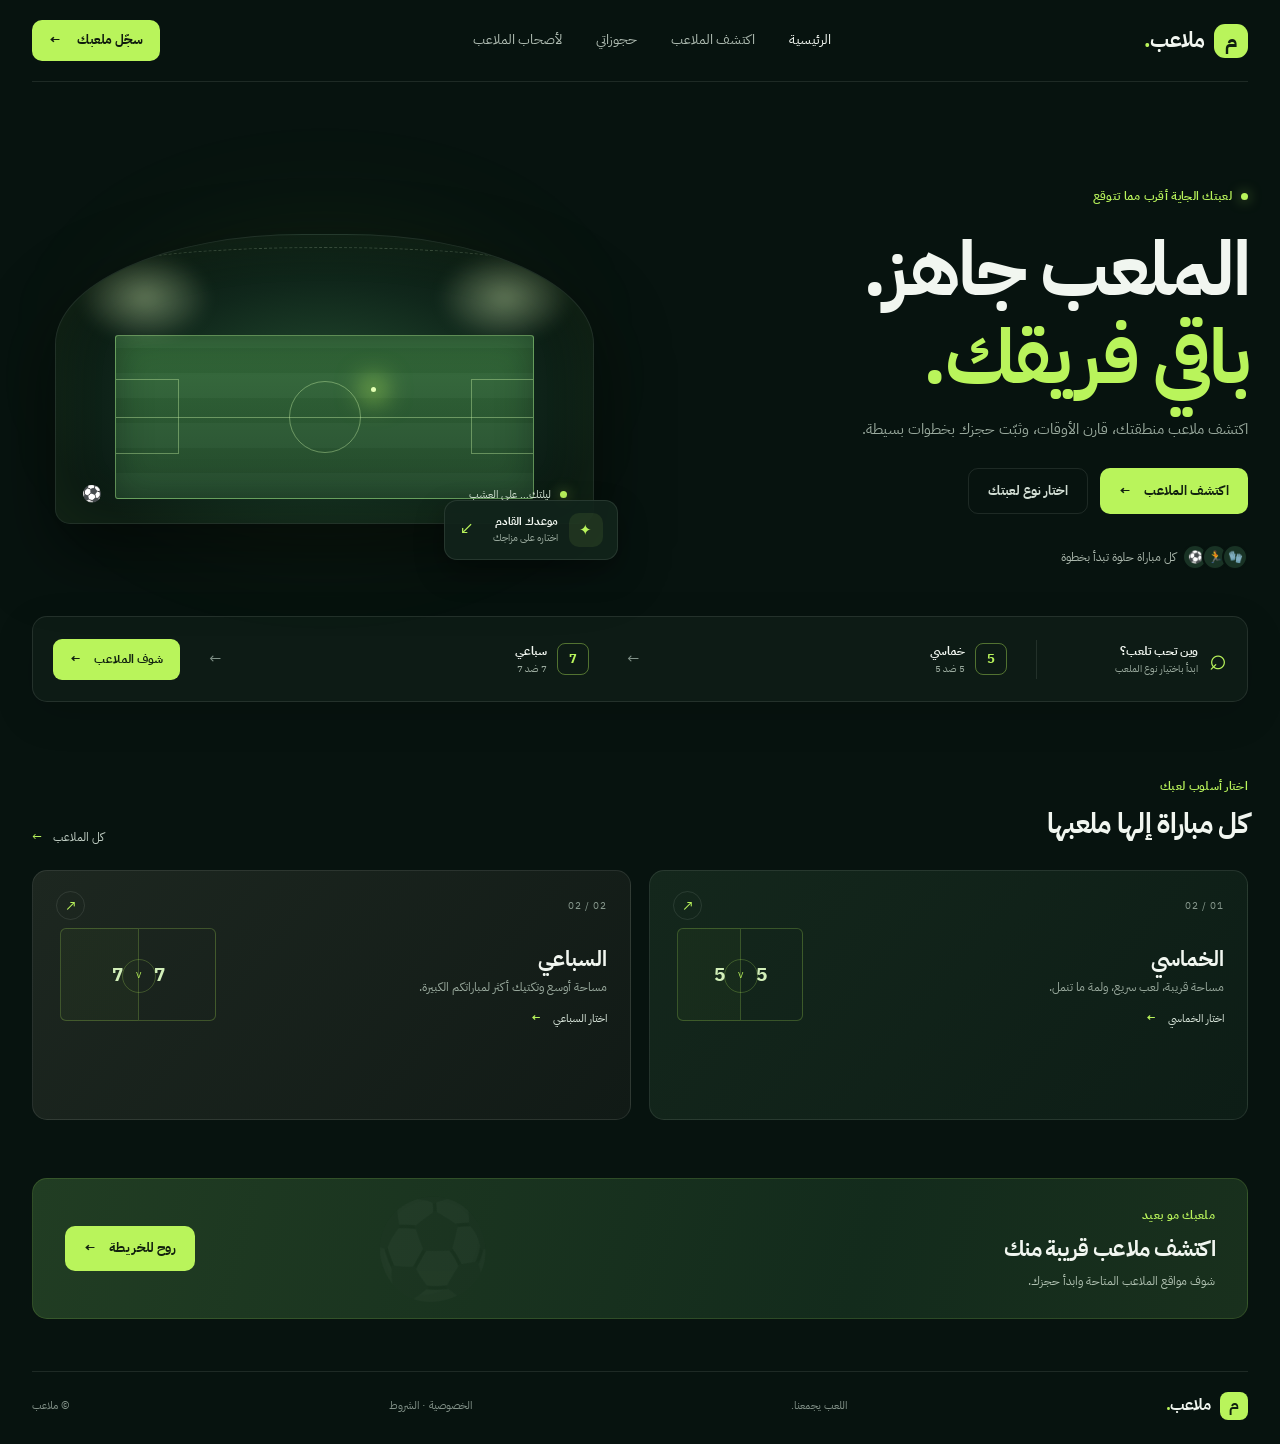
<file: malaeb_app/index.html>
<!doctype html>
<html lang="ar" dir="rtl">
<head>
  <meta charset="UTF-8"><meta name="viewport" content="width=device-width, initial-scale=1">
  <meta name="theme-color" content="#07130f"><meta name="description" content="ملاعب — احجز ملعبك واكتشف ملاعب كرة القدم القريبة منك.">
  <title>ملاعب | لعبتك تبدأ من هنا</title><link rel="manifest" href="manifest.webmanifest"><link rel="apple-touch-icon" href="icons/icon-180.png"><link rel="icon" type="image/png" sizes="192x192" href="icons/icon-192.png"><link rel="stylesheet" href="style.css">
</head>
<body data-page="home">
  <header class="topbar"><a class="brand" href="index.html" aria-label="ملاعب الرئيسية"><span class="brand-mark">م</span><span>ملاعب<span class="brand-dot">.</span></span></a><nav class="nav"><a class="active" href="index.html">الرئيسية</a><a href="map.html">اكتشف الملاعب</a><a href="display.html">حجوزاتي</a><a href="owner.html">لأصحاب الملاعب</a></nav><a class="nav-cta" href="owner.html">سجّل ملعبك <span>←</span></a><button class="menu-toggle" aria-label="القائمة" aria-expanded="false">☰</button></header>
  <main class="page-shell">
    <div class="install-row"><button type="button" id="install-app" class="small-button is-hidden">ثبّت تطبيق ملاعب على جهازك</button><span id="install-help" class="fine-print"></span></div><section class="hero"><div class="hero-copy"><div class="eyebrow"><span class="live-dot"></span> لعبتك الجاية أقرب مما تتوقع</div><h1>الملعب جاهز.<br><span>باقي فريقك.</span></h1><p>اكتشف ملاعب منطقتك، قارن الأوقات، وثبّت حجزك بخطوات بسيطة.</p><div class="hero-actions"><a class="button button-primary" href="map.html">اكتشف الملاعب <span>←</span></a><a class="button button-quiet" href="#formats">اختار نوع لعبتك</a></div><div class="hero-note"><span class="avatar-stack"><i>⚽</i><i>🏃</i><i>🧤</i></span><span>كل مباراة حلوة تبدأ بخطوة</span></div></div><div class="hero-visual"><div class="visual-glow"></div><div class="stadium-art" role="img" aria-label="ملعب كرة قدم مضاء ليلاً"><div class="stadium-lights"></div><div class="pitch"><div class="pitch-line pitch-mid"></div><div class="pitch-circle"></div><div class="pitch-box pitch-left"></div><div class="pitch-box pitch-right"></div><div class="pitch-glow"></div></div><div class="art-caption"><span class="live-dot"></span><span>ليلتك… على العشب</span><b>⚽</b></div></div><div class="floating-card"><span class="float-icon">✦</span><span><b>موعدك القادم</b><small>اختاره على مزاجك</small></span><span class="float-arrow">↙</span></div></div></section>
    <section class="quick-search"><div class="search-intro"><span class="search-icon">⌕</span><div><b>وين تحب تلعب؟</b><small>ابدأ باختيار نوع الملعب</small></div></div><div class="search-divider"></div><a class="search-option" href="booking.html?type=5"><span class="mini-pitch">5</span><span><b>خماسي</b><small>5 ضد 5</small></span><span class="option-arrow">←</span></a><a class="search-option" href="booking.html?type=7"><span class="mini-pitch">7</span><span><b>سباعي</b><small>7 ضد 7</small></span><span class="option-arrow">←</span></a><a class="search-submit" href="map.html">شوف الملاعب <span>←</span></a></section>
    <section class="section" id="formats"><div class="section-heading"><div><div class="eyebrow">اختار أسلوب لعبك</div><h2>كل مباراة إلها ملعبها</h2></div><a class="text-link" href="map.html">كل الملاعب <span>←</span></a></div><div class="format-grid"><a class="format-card format-five" href="booking.html?type=5"><div class="format-top"><span class="format-number">01 / 02</span><span class="format-icon">↗</span></div><div class="format-pitch"><span>5</span><small>V</small><span>5</span></div><h3>الخماسي</h3><p>مساحة قريبة، لعب سريع، ولمة ما تنمل.</p><span class="format-link">اختار الخماسي <b>←</b></span></a><a class="format-card format-seven" href="booking.html?type=7"><div class="format-top"><span class="format-number">02 / 02</span><span class="format-icon">↗</span></div><div class="format-pitch wide"><span>7</span><small>V</small><span>7</span></div><h3>السباعي</h3><p>مساحة أوسع وتكتيك أكثر لمباراتكم الكبيرة.</p><span class="format-link">اختار السباعي <b>←</b></span></a></div></section>
    <section class="explore-banner"><div><div class="eyebrow">ملعبك مو بعيد</div><h2>اكتشف ملاعب قريبة منك</h2><p>شوف مواقع الملاعب المتاحة وابدأ حجزك.</p></div><a class="button button-light" href="map.html">روح للخريطة <span>←</span></a><span class="banner-ball">⚽</span></section>
    <footer class="footer"><a class="brand" href="index.html"><span class="brand-mark">م</span><span>ملاعب<span class="brand-dot">.</span></span></a><span>اللعب يجمعنا.</span><span><a href="privacy.html">الخصوصية</a> · <a href="terms.html">الشروط</a></span><span>© ملاعب</span></footer>
  </main><script src="script.js"></script>
</body></html>
</file>
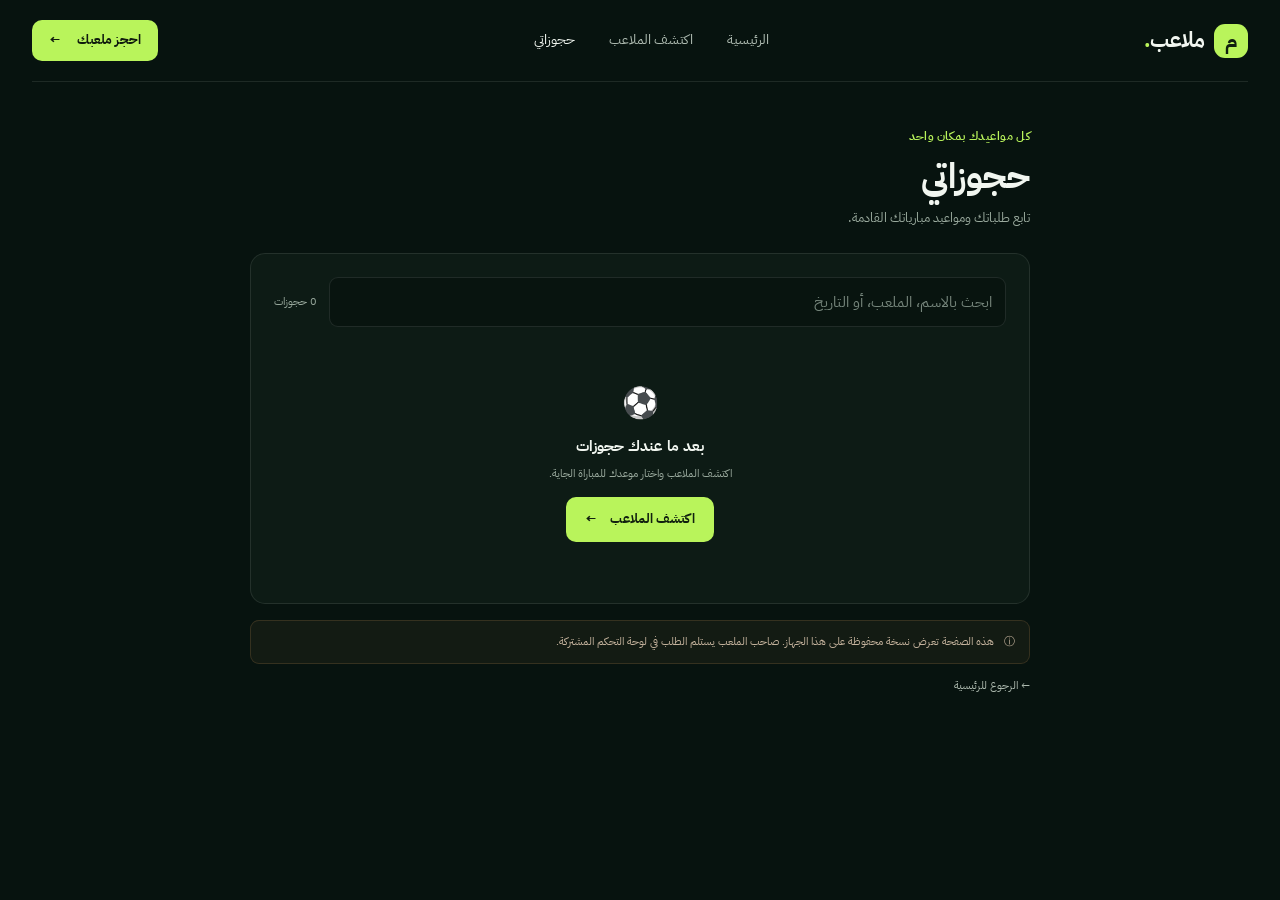
<file: malaeb_app/display.html>
<!doctype html>
<html lang="ar" dir="rtl"><head><meta charset="UTF-8"><meta name="viewport" content="width=device-width,initial-scale=1"><meta name="theme-color" content="#07130f"><title>حجوزاتي | ملاعب</title><link rel="manifest" href="manifest.webmanifest"><link rel="apple-touch-icon" href="icons/icon-180.png"><link rel="icon" type="image/png" sizes="192x192" href="icons/icon-192.png"><link rel="stylesheet" href="style.css"></head>
<body><header class="topbar"><a class="brand" href="index.html"><span class="brand-mark">م</span><span>ملاعب<span class="brand-dot">.</span></span></a><nav class="nav"><a href="index.html">الرئيسية</a><a href="map.html">اكتشف الملاعب</a><a class="active" href="display.html">حجوزاتي</a></nav><a class="nav-cta" href="booking.html">احجز ملعبك <span>←</span></a><button class="menu-toggle" aria-label="القائمة" aria-expanded="false">☰</button></header>
<main class="page-shell subpage"><div class="page-heading"><div class="eyebrow">كل مواعيدك بمكان واحد</div><h1>حجوزاتي</h1><p>تابع طلباتك ومواعيد مبارياتك القادمة.</p></div><section class="panel"><div class="bookings-toolbar"><input class="search-field" id="booking-search" type="search" placeholder="ابحث بالاسم، الملعب، أو التاريخ" aria-label="البحث بالحجوزات"><span class="bookings-count" id="bookings-count">0 حجوزات</span></div><div class="booking-list" id="booking-list"></div><div class="empty-state" id="empty-state"><div class="empty-ball">⚽</div><b id="empty-title">بعد ما عندك حجوزات</b><p id="empty-text">اكتشف الملاعب واختار موعدك للمباراة الجاية.</p><a class="button button-primary" href="map.html">اكتشف الملاعب <span>←</span></a></div><button class="danger-link is-hidden" id="clear-bookings" type="button">مسح الحجوزات المحفوظة على هذا الجهاز</button></section><div class="notice"><span>ⓘ</span><span>هذه الصفحة تعرض نسخة محفوظة على هذا الجهاز. صاحب الملعب يستلم الطلب في لوحة التحكم المشتركة.</span></div><a class="secondary-link" href="index.html">← الرجوع للرئيسية</a></main><script src="script.js"></script></body></html>
</file>
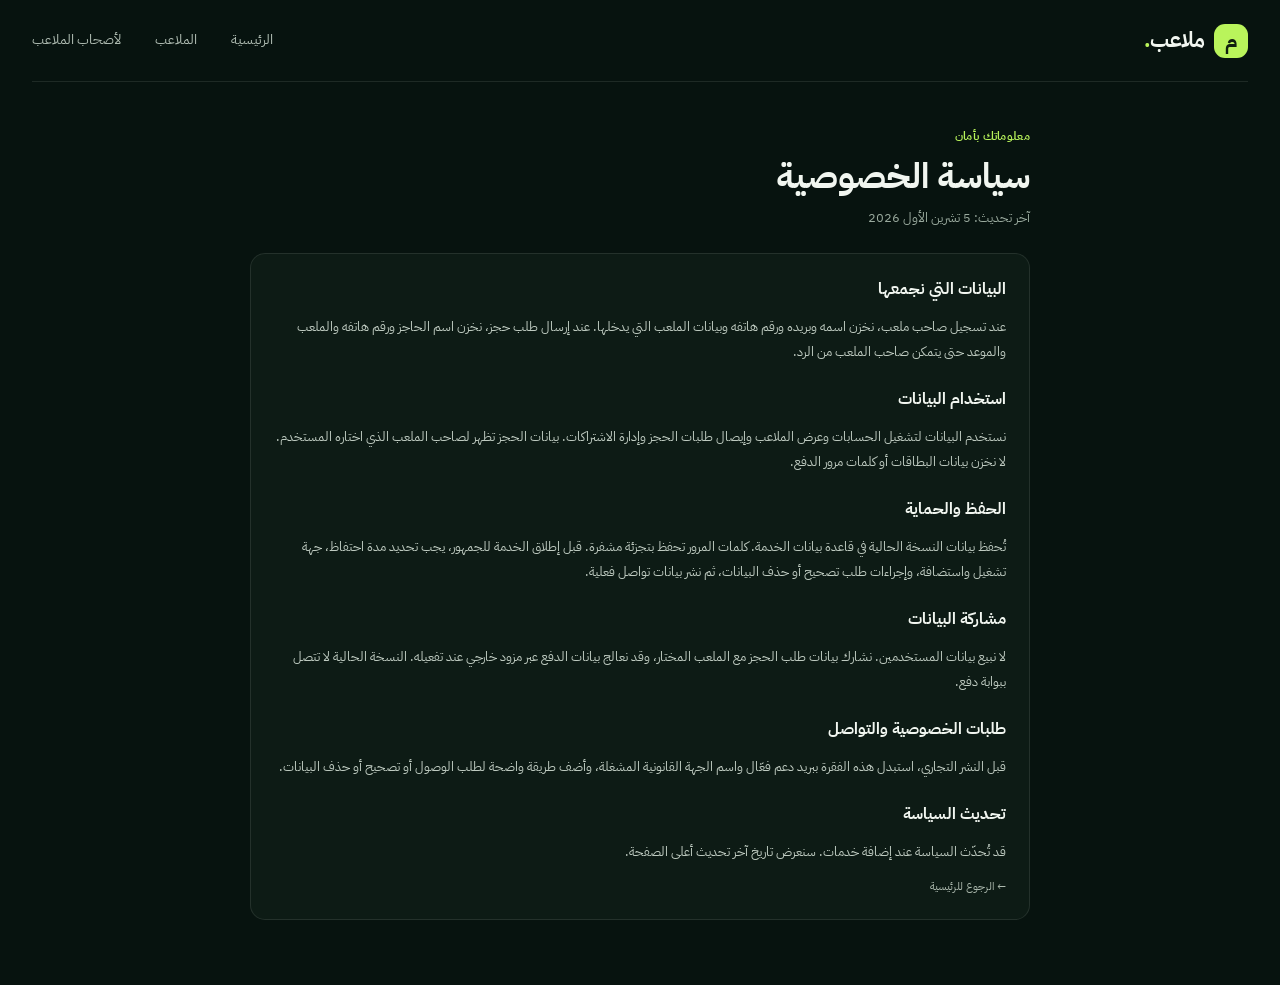
<file: malaeb_app/privacy.html>
<!doctype html><html lang="ar" dir="rtl"><head><meta charset="UTF-8"><meta name="viewport" content="width=device-width,initial-scale=1"><meta name="theme-color" content="#07130f"><title>سياسة الخصوصية | ملاعب</title><link rel="manifest" href="manifest.webmanifest"><link rel="apple-touch-icon" href="icons/icon-180.png"><link rel="icon" type="image/png" sizes="192x192" href="icons/icon-192.png"><link rel="stylesheet" href="style.css"></head><body><header class="topbar"><a class="brand" href="index.html"><span class="brand-mark">م</span><span>ملاعب<span class="brand-dot">.</span></span></a><nav class="nav"><a href="index.html">الرئيسية</a><a href="map.html">الملاعب</a><a href="owner.html">لأصحاب الملاعب</a></nav></header><main class="page-shell subpage"><div class="page-heading"><div class="eyebrow">معلوماتك بأمان</div><h1>سياسة الخصوصية</h1><p>آخر تحديث: 5 تشرين الأول 2026</p></div><article class="panel legal-copy"><h2>البيانات التي نجمعها</h2><p>عند تسجيل صاحب ملعب، نخزن اسمه وبريده ورقم هاتفه وبيانات الملعب التي يدخلها. عند إرسال طلب حجز، نخزن اسم الحاجز ورقم هاتفه والملعب والموعد حتى يتمكن صاحب الملعب من الرد.</p><h2>استخدام البيانات</h2><p>نستخدم البيانات لتشغيل الحسابات وعرض الملاعب وإيصال طلبات الحجز وإدارة الاشتراكات. بيانات الحجز تظهر لصاحب الملعب الذي اختاره المستخدم. لا نخزن بيانات البطاقات أو كلمات مرور الدفع.</p><h2>الحفظ والحماية</h2><p>تُحفظ بيانات النسخة الحالية في قاعدة بيانات الخدمة. كلمات المرور تحفظ بتجزئة مشفرة. قبل إطلاق الخدمة للجمهور، يجب تحديد مدة احتفاظ، جهة تشغيل واستضافة، وإجراءات طلب تصحيح أو حذف البيانات، ثم نشر بيانات تواصل فعلية.</p><h2>مشاركة البيانات</h2><p>لا نبيع بيانات المستخدمين. نشارك بيانات طلب الحجز مع الملعب المختار، وقد نعالج بيانات الدفع عبر مزود خارجي عند تفعيله. النسخة الحالية لا تتصل ببوابة دفع.</p><h2>طلبات الخصوصية والتواصل</h2><p>قبل النشر التجاري، استبدل هذه الفقرة ببريد دعم فعّال واسم الجهة القانونية المشغلة، وأضف طريقة واضحة لطلب الوصول أو تصحيح أو حذف البيانات.</p><h2>تحديث السياسة</h2><p>قد تُحدّث السياسة عند إضافة خدمات. سنعرض تاريخ آخر تحديث أعلى الصفحة.</p><a class="secondary-link" href="index.html">← الرجوع للرئيسية</a></article></main><script src="script.js"></script></body></html>
</file>
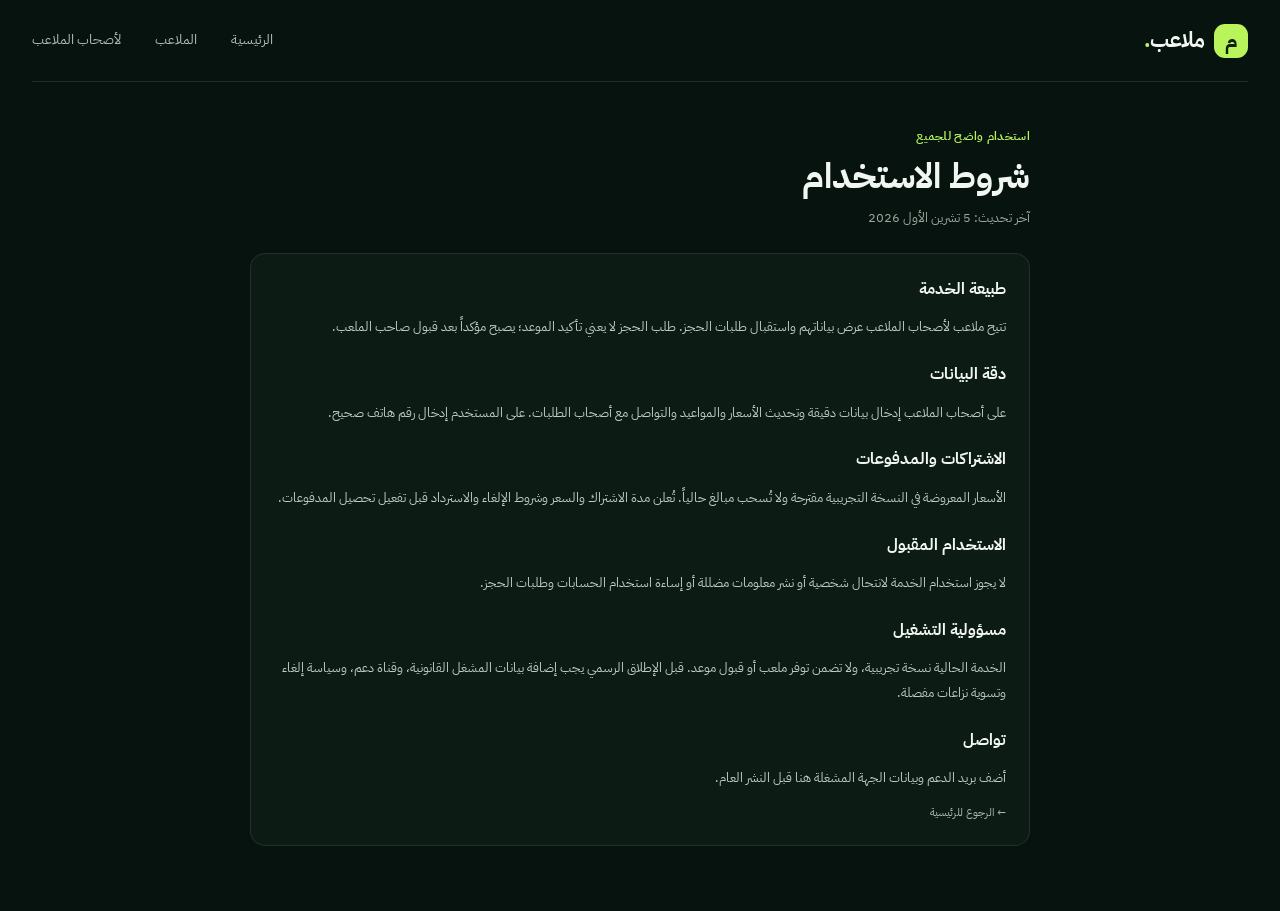
<file: malaeb_app/terms.html>
<!doctype html><html lang="ar" dir="rtl"><head><meta charset="UTF-8"><meta name="viewport" content="width=device-width,initial-scale=1"><meta name="theme-color" content="#07130f"><title>شروط الاستخدام | ملاعب</title><link rel="manifest" href="manifest.webmanifest"><link rel="apple-touch-icon" href="icons/icon-180.png"><link rel="icon" type="image/png" sizes="192x192" href="icons/icon-192.png"><link rel="stylesheet" href="style.css"></head><body><header class="topbar"><a class="brand" href="index.html"><span class="brand-mark">م</span><span>ملاعب<span class="brand-dot">.</span></span></a><nav class="nav"><a href="index.html">الرئيسية</a><a href="map.html">الملاعب</a><a href="owner.html">لأصحاب الملاعب</a></nav></header><main class="page-shell subpage"><div class="page-heading"><div class="eyebrow">استخدام واضح للجميع</div><h1>شروط الاستخدام</h1><p>آخر تحديث: 5 تشرين الأول 2026</p></div><article class="panel legal-copy"><h2>طبيعة الخدمة</h2><p>تتيح ملاعب لأصحاب الملاعب عرض بياناتهم واستقبال طلبات الحجز. طلب الحجز لا يعني تأكيد الموعد؛ يصبح مؤكداً بعد قبول صاحب الملعب.</p><h2>دقة البيانات</h2><p>على أصحاب الملاعب إدخال بيانات دقيقة وتحديث الأسعار والمواعيد والتواصل مع أصحاب الطلبات. على المستخدم إدخال رقم هاتف صحيح.</p><h2>الاشتراكات والمدفوعات</h2><p>الأسعار المعروضة في النسخة التجريبية مقترحة ولا تُسحب مبالغ حالياً. تُعلن مدة الاشتراك والسعر وشروط الإلغاء والاسترداد قبل تفعيل تحصيل المدفوعات.</p><h2>الاستخدام المقبول</h2><p>لا يجوز استخدام الخدمة لانتحال شخصية أو نشر معلومات مضللة أو إساءة استخدام الحسابات وطلبات الحجز.</p><h2>مسؤولية التشغيل</h2><p>الخدمة الحالية نسخة تجريبية، ولا تضمن توفر ملعب أو قبول موعد. قبل الإطلاق الرسمي يجب إضافة بيانات المشغل القانونية، وقناة دعم، وسياسة إلغاء وتسوية نزاعات مفصلة.</p><h2>تواصل</h2><p>أضف بريد الدعم وبيانات الجهة المشغلة هنا قبل النشر العام.</p><a class="secondary-link" href="index.html">← الرجوع للرئيسية</a></article></main></body></html>
</file>
<file: malaeb_app/style.css>
@import url('https://fonts.googleapis.com/css2?family=IBM+Plex+Sans+Arabic:wght@400;500;600;700&display=swap');
:root{--bg:#07130f;--surface:#0d1d17;--surface2:#12251d;--line:rgba(232,246,235,.1);--text:#f1f6f0;--muted:#9aaa9e;--green:#b9f45b;--green2:#8ddd32;--orange:#ffb368;--font:'IBM Plex Sans Arabic',Tahoma,Arial,sans-serif}*{box-sizing:border-box}html{scroll-behavior:smooth}body{margin:0;background:var(--bg);color:var(--text);font-family:var(--font);font-size:15px;line-height:1.6;min-height:100vh}a{color:inherit;text-decoration:none}button,input,select{font:inherit}button,a{-webkit-tap-highlight-color:transparent}.topbar{height:82px;max-width:1240px;width:calc(100% - 64px);margin:auto;display:flex;align-items:center;justify-content:space-between;border-bottom:1px solid var(--line)}.brand{display:flex;align-items:center;gap:10px;font-size:21px;font-weight:700;letter-spacing:-.6px}.brand-mark{width:34px;height:34px;display:grid;place-items:center;background:var(--green);color:#10200f;border-radius:11px;font-size:20px;font-weight:700}.brand-dot{color:var(--green)}.nav{display:flex;gap:34px;color:#aebbb1;font-size:14px}.nav a:hover,.nav a.active{color:var(--text)}.nav-cta{background:var(--green);color:#101b0e;padding:10px 17px;border-radius:10px;font-size:13px;font-weight:700}.nav-cta span,.button span{margin-right:13px}.menu-toggle{display:none;background:none;border:0;color:white;font-size:22px}.page-shell{max-width:1240px;width:calc(100% - 64px);margin:auto}.hero{min-height:490px;display:grid;grid-template-columns:1fr 1fr;gap:45px;align-items:center;padding:55px 0 30px}.hero-copy{padding:16px 0}.eyebrow{color:var(--green);font-size:12px;font-weight:600;letter-spacing:.3px;display:flex;align-items:center;gap:9px}.live-dot{height:7px;width:7px;border-radius:50%;background:var(--green);box-shadow:0 0 13px #b9f45b99}.hero h1{font-size:clamp(49px,6vw,76px);line-height:1.16;letter-spacing:-2.5px;margin:20px 0 14px;font-weight:700}.hero h1 span{color:var(--green)}.hero-copy>p,.section-heading p{color:var(--muted);max-width:420px;margin:0;font-size:15px}.hero-actions{display:flex;gap:12px;margin-top:27px}.button{display:inline-flex;align-items:center;justify-content:center;padding:12px 19px;border-radius:10px;font-size:13px;font-weight:700;transition:.2s}.button:hover,.nav-cta:hover,.search-submit:hover{transform:translateY(-2px)}.button-primary{background:var(--green);color:#11200f}.button-quiet{border:1px solid var(--line);color:#d1ddd3}.hero-note{display:flex;align-items:center;gap:12px;margin-top:30px;color:#aab7ac;font-size:12px}.avatar-stack{display:flex;direction:ltr}.avatar-stack i{font-style:normal;width:26px;height:26px;border:2px solid var(--bg);background:#193325;border-radius:50%;display:grid;place-items:center;font-size:12px;margin-left:-6px}.hero-visual{height:370px;position:relative;display:flex;align-items:center;justify-content:center}.visual-glow{position:absolute;width:68%;height:65%;background:#8ee13a1c;filter:blur(70px);border-radius:50%}.stadium-art{position:relative;width:92%;height:290px;border:1px solid #d6f7d11c;border-radius:46% 46% 15px 15px/38% 38% 15px 15px;background:radial-gradient(ellipse at 50% 56%,#254e31 0,#10271b 49%,#0a1812 75%);overflow:hidden;box-shadow:0 28px 70px #0008,inset 0 0 60px #9fe64b12}.stadium-art:before,.stadium-art:after{content:"";position:absolute;top:18px;width:25%;height:90px;background:radial-gradient(ellipse,#e2ffbd66,transparent 70%);filter:blur(7px)}.stadium-art:before{right:4%}.stadium-art:after{left:4%}.stadium-lights{position:absolute;inset:12px 10% auto;height:45px;border-top:1px dashed #e4ffd533;border-radius:50%}.pitch{position:absolute;left:11%;right:11%;top:100px;bottom:24px;border:1px solid #b4ed9166;border-radius:3px;background:linear-gradient(180deg,#356c3b,#244b2d);box-shadow:inset 0 0 35px #06140e70;overflow:hidden}.pitch:before{content:"";position:absolute;inset:0;background:repeating-linear-gradient(0deg,#ffffff05 0 25px,#00000009 25px 50px)}.pitch-line{position:absolute;z-index:1}.pitch-mid{top:50%;left:0;right:0;border-top:1px solid #c5efa46b}.pitch-circle{z-index:1;position:absolute;width:72px;height:72px;border:1px solid #c5efa46b;border-radius:50%;left:calc(50% - 36px);top:calc(50% - 36px)}.pitch-box{position:absolute;z-index:1;top:27%;height:46%;width:15%;border:1px solid #c5efa466}.pitch-left{left:0;border-left:0}.pitch-right{right:0;border-right:0}.pitch-glow{position:absolute;width:5px;height:5px;border-radius:50%;background:#e4ffb4;left:61%;top:32%;box-shadow:0 0 24px 10px #b9f45b88}.art-caption{position:absolute;bottom:15px;right:26px;left:26px;display:flex;align-items:center;gap:9px;color:#d8e9d8;font-size:11px}.art-caption b{margin-right:auto;color:var(--green);font-size:16px}.floating-card{position:absolute;bottom:4px;right:0;display:flex;align-items:center;gap:11px;background:#12241beF;border:1px solid var(--line);padding:12px 14px;border-radius:13px;box-shadow:0 12px 30px #0005}.float-icon{width:34px;height:34px;display:grid;place-items:center;color:var(--green);background:#b9f45b16;border-radius:10px}.floating-card b,.floating-card small{display:block}.floating-card b{font-size:11px}.floating-card small{color:var(--muted);font-size:10px}.float-arrow{color:var(--green);font-size:18px;margin-right:8px}.quick-search{display:flex;align-items:center;gap:20px;padding:18px 20px;border:1px solid var(--line);background:#0d1b15;border-radius:15px;box-shadow:0 13px 40px #0002}.search-intro{display:flex;gap:11px;align-items:center;min-width:170px}.search-icon{font-size:30px;color:var(--green)}.search-intro b,.search-intro small,.search-option b,.search-option small{display:block}.search-intro b,.search-option b{font-size:12px}.search-intro small,.search-option small{font-size:10px;color:var(--muted)}.search-divider{height:39px;border-right:1px solid var(--line)}.search-option{flex:1;display:flex;align-items:center;gap:10px;padding:5px 9px;border-radius:9px}.search-option:hover{background:#ffffff08}.mini-pitch{width:32px;height:32px;border:1px solid #b9f45b66;border-radius:8px;display:grid;place-items:center;color:var(--green);font-weight:700;font-size:13px}.option-arrow{margin-right:auto;color:#82938a}.search-submit{padding:11px 17px;border-radius:9px;background:var(--green);color:#10200f;font-size:12px;font-weight:700;white-space:nowrap;transition:.2s}.search-submit span{margin-right:10px}.section{padding:75px 0 58px}.section-heading{display:flex;align-items:end;justify-content:space-between;margin-bottom:23px}.section-heading h2,.explore-banner h2{margin:6px 0 0;font-size:28px;letter-spacing:-.7px}.text-link{font-size:12px;color:#c4d1c7}.text-link span{color:var(--green);margin-right:8px}.format-grid{display:grid;grid-template-columns:1fr 1fr;gap:18px}.format-card{position:relative;overflow:hidden;min-height:250px;padding:20px 23px;border-radius:15px;background:linear-gradient(130deg,#14271c,#0d1d16);border:1px solid var(--line);transition:.22s}.format-card:hover{transform:translateY(-4px);border-color:#b9f45b58}.format-seven{background:linear-gradient(130deg,#1d2720,#111a16)}.format-top{display:flex;justify-content:space-between;align-items:center}.format-number{font-size:10px;letter-spacing:1px;color:#87988d}.format-icon{width:29px;height:29px;border:1px solid var(--line);border-radius:50%;display:grid;place-items:center;color:var(--green)}.format-pitch{position:absolute;left:27px;top:57px;width:126px;height:93px;border:1px solid #b9f45b3b;border-radius:6px;background:linear-gradient(90deg,#9fe64b0a 50%,transparent 50%);display:flex;align-items:center;justify-content:center;gap:13px;color:#d2efb9}.format-pitch:before{content:"";position:absolute;left:50%;top:0;bottom:0;border-left:1px solid #b9f45b3b}.format-pitch:after{content:"";position:absolute;left:calc(50% - 16px);top:calc(50% - 16px);width:32px;height:32px;border:1px solid #b9f45b3b;border-radius:50%}.format-pitch span{font-size:19px;font-weight:700;z-index:1}.format-pitch small{font-size:9px;color:var(--green);z-index:1}.format-pitch.wide{width:156px}.format-card h3{font-size:21px;margin:23px 0 1px}.format-card p{color:var(--muted);font-size:12px;margin:0;max-width:280px}.format-link{display:inline-block;margin-top:13px;font-size:11px;color:#dbe8dd}.format-link b{color:var(--green);margin-right:9px}.explore-banner{position:relative;overflow:hidden;display:flex;align-items:center;justify-content:space-between;padding:27px 32px;border-radius:15px;background:linear-gradient(105deg,#213d23,#132b1c 68%,#19301d);border:1px solid #b9f45b25}.explore-banner h2{font-size:22px}.explore-banner p{font-size:12px;color:#b0c1b1;margin:5px 0 0}.button-light{position:relative;z-index:1;background:var(--green);color:#12200f}.banner-ball{position:absolute;left:28%;font-size:95px;color:#ffffff08;transform:rotate(-19deg)}.footer{display:flex;align-items:center;justify-content:space-between;margin-top:52px;padding:20px 0 24px;border-top:1px solid var(--line);color:#829188;font-size:11px}.footer .brand{color:var(--text);font-size:16px}.footer .brand-mark{width:28px;height:28px;border-radius:8px;font-size:16px}.subpage{padding:45px 0 65px;max-width:780px;margin:auto}.page-heading{margin-bottom:24px}.page-heading h1{font-size:35px;line-height:1.25;margin:9px 0}.page-heading p{color:var(--muted);font-size:13px;margin:0}.panel{border:1px solid var(--line);background:#0d1b15;border-radius:15px;padding:23px}.form-grid{display:grid;grid-template-columns:1fr 1fr;gap:17px}.field{display:flex;flex-direction:column;gap:7px}.field label{font-size:12px;color:#d5e0d7}.field input,.field select,.search-field{background:#08140f;color:var(--text);border:1px solid #ffffff19;border-radius:9px;padding:12px 13px;outline:none;width:100%;min-height:46px}.field input:focus,.field select:focus,.search-field:focus{border-color:#b9f45b88;box-shadow:0 0 0 3px #b9f45b12}.field input::placeholder,.search-field::placeholder{color:#76867c}.field select{appearance:auto}.field-hint{font-size:10px;color:#829188}.span-all{grid-column:1/-1}.type-switch{display:grid;grid-template-columns:1fr 1fr;gap:10px;margin:0 0 21px}.type-choice{display:flex;align-items:center;gap:11px;padding:12px;border-radius:10px;background:#091610;border:1px solid var(--line);cursor:pointer}.type-choice input{accent-color:#b9f45b}.type-choice:has(input:checked){border-color:#b9f45b88;background:#b9f45b0b}.type-choice b,.type-choice small{display:block}.type-choice b{font-size:12px}.type-choice small{color:var(--muted);font-size:10px}.primary-submit{width:100%;margin-top:20px;padding:13px 18px;background:var(--green);color:#11200f;border:0;border-radius:9px;font-weight:700;cursor:pointer;transition:.2s}.primary-submit:hover{background:#c9ff72;transform:translateY(-1px)}.notice{display:flex;gap:10px;align-items:flex-start;padding:12px 14px;margin-top:16px;background:#ffb3680d;border:1px solid #ffb36825;border-radius:9px;color:#c5b39d;font-size:11px}.notice b{color:var(--orange)}.success-card{text-align:center;padding:35px 24px}.success-mark{width:55px;height:55px;background:#b9f45b18;border:1px solid #b9f45b4a;color:var(--green);display:grid;place-items:center;border-radius:50%;font-size:25px;margin:0 auto 14px}.success-card h2{margin:0 0 6px}.success-card p{color:var(--muted);font-size:12px}.success-details{display:flex;justify-content:center;flex-wrap:wrap;gap:9px;margin:20px 0}.success-details span{background:#ffffff08;border:1px solid var(--line);border-radius:8px;padding:8px 12px;font-size:11px}.map-note{display:flex;gap:11px;align-items:flex-start;color:var(--muted);font-size:11px;margin:0 0 15px;padding:12px 14px;border:1px solid #ffb3682b;background:#ffb3680a;border-radius:10px}.map-list{display:grid;gap:12px}.stadium-item{display:grid;grid-template-columns:82px 1fr auto;align-items:center;gap:15px;padding:15px;border:1px solid var(--line);border-radius:12px;background:#0d1b15}.stadium-thumb{height:73px;border-radius:9px;background:radial-gradient(ellipse,#427343,#102319 70%);display:grid;place-items:center;color:#c4ee9a;font-size:27px}.stadium-info h3{margin:0;font-size:14px}.stadium-info p{margin:3px 0;color:var(--muted);font-size:11px}.stadium-meta{display:flex;gap:12px;color:#afc0b1;font-size:10px}.stadium-actions{display:flex;flex-direction:column;gap:8px;align-items:end}.tag{font-size:10px;color:var(--green);background:#b9f45b12;padding:4px 8px;border-radius:20px}.small-button{border:1px solid #b9f45b55;color:var(--green);background:transparent;border-radius:7px;padding:7px 10px;font-size:10px;cursor:pointer}.map-open{display:block;text-align:center;padding:13px;border:1px solid var(--line);border-radius:9px;color:var(--green);font-size:12px;margin-top:16px}.bookings-toolbar{display:flex;align-items:center;justify-content:space-between;gap:12px;margin-bottom:14px}.bookings-count{color:var(--muted);font-size:11px;white-space:nowrap}.booking-list{display:grid;gap:10px}.booking-row{display:grid;grid-template-columns:1.2fr 1fr 1fr auto;align-items:center;gap:12px;padding:14px;border:1px solid var(--line);border-radius:10px;background:#091610}.booking-row b,.booking-row small{display:block}.booking-row b{font-size:12px}.booking-row small{font-size:10px;color:var(--muted)}.status{color:var(--green);font-size:10px;padding:5px 9px;background:#b9f45b12;border-radius:20px;white-space:nowrap}.empty-state{text-align:center;padding:38px 15px;color:var(--muted)}.empty-state .empty-ball{font-size:30px}.empty-state b{display:block;color:var(--text);margin:7px}.empty-state p{font-size:11px;margin:0 0 15px}.danger-link{background:transparent;border:0;color:#ee8b7c;font-size:10px;cursor:pointer;padding:8px}.form-error{display:none;color:#ff9e8e;font-size:11px;margin-top:10px}.form-error.show{display:block}.secondary-link{display:inline-flex;margin-top:13px;color:#adbaaf;font-size:11px}.is-hidden{display:none!important}
@media(max-width:780px){.topbar,.page-shell{width:calc(100% - 36px)}.topbar{height:68px}.nav{gap:17px;font-size:12px}.nav-cta{padding:8px 11px;font-size:11px}.hero{gap:15px;min-height:430px}.hero h1{font-size:55px}.hero-visual{height:320px}.stadium-art{height:250px}.quick-search{gap:9px;padding:14px}.search-intro{min-width:140px}.search-option{gap:7px}.search-submit{padding:10px}.section{padding:57px 0 45px}}
@media(max-width:560px){.topbar,.page-shell{width:calc(100% - 30px)}.topbar{height:64px}.nav{display:none;position:absolute;z-index:5;top:57px;right:15px;left:15px;padding:15px;background:#102017;border:1px solid var(--line);border-radius:12px;flex-direction:column;gap:13px}.nav.open{display:flex}.menu-toggle{display:block}.nav-cta{margin-right:auto;margin-left:12px}.hero{grid-template-columns:1fr;padding:35px 0 18px;gap:0}.hero-copy{padding:7px 0}.hero h1{font-size:55px;margin:14px 0 10px}.hero-copy>p{font-size:13px}.hero-actions{margin-top:20px}.hero-note{margin-top:20px}.hero-visual{height:265px;margin-top:2px}.stadium-art{width:92%;height:220px}.pitch{top:75px;bottom:18px}.pitch-circle{width:55px;height:55px;left:calc(50% - 27px);top:calc(50% - 27px)}.floating-card{right:0;bottom:0}.quick-search{display:grid;grid-template-columns:1fr 1fr;gap:10px;padding:13px}.search-intro{min-width:0;grid-column:1/-1}.search-divider{display:none}.search-option{padding:8px 5px}.search-submit{grid-column:1/-1;text-align:center}.section{padding:49px 0 38px}.section-heading h2{font-size:22px}.text-link{font-size:10px}.format-grid{grid-template-columns:1fr;gap:11px}.format-card{min-height:225px}.explore-banner{padding:22px 17px;gap:10px}.explore-banner h2{font-size:17px}.explore-banner p{font-size:10px}.button-light{padding:10px;font-size:10px;white-space:nowrap}.banner-ball{left:16%;font-size:75px}.footer{margin-top:35px;font-size:9px}.footer .brand{font-size:13px}.footer .brand-mark{width:25px;height:25px}.subpage{padding:32px 0 45px}.page-heading h1{font-size:29px}.panel{padding:16px}.form-grid{grid-template-columns:1fr;gap:13px}.span-all{grid-column:auto}.stadium-item{grid-template-columns:58px 1fr;gap:10px;padding:11px}.stadium-thumb{height:58px;font-size:21px}.stadium-info h3{font-size:12px}.stadium-info p{font-size:10px}.stadium-meta{gap:7px;flex-wrap:wrap;font-size:9px}.stadium-actions{grid-column:2;flex-direction:row;align-items:center}.bookings-toolbar{align-items:stretch;flex-direction:column}.booking-row{grid-template-columns:1fr 1fr;gap:9px}.status{justify-self:start}.page-heading p{font-size:12px}.success-details span{font-size:10px}}
@media(prefers-reduced-motion:reduce){*,*:before,*:after{scroll-behavior:auto!important;transition:none!important}}
.auth-switch{display:flex;gap:8px;border-bottom:1px solid var(--line);margin:-4px 0 21px;padding-bottom:13px}.auth-tab{background:transparent;color:var(--muted);border:1px solid transparent;padding:8px 13px;border-radius:8px;font-size:12px;cursor:pointer}.auth-tab.active{background:#b9f45b12;color:var(--green);border-color:#b9f45b33}.check-row{display:flex;gap:18px;color:#d5e0d7;font-size:12px}.check-row input{accent-color:var(--green);margin-left:6px}textarea{font:inherit;resize:vertical;background:#08140f;color:var(--text);border:1px solid #ffffff19;border-radius:9px;padding:12px;outline:none}.textarea:focus,textarea:focus{border-color:#b9f45b88}.fine-print{color:var(--muted);font-size:10px;margin:10px 0 0}.auth-tab:focus-visible,.small-button:focus-visible,.primary-submit:focus-visible{outline:2px solid var(--green);outline-offset:2px}.dashboard-head,.panel-title{display:flex;justify-content:space-between;align-items:center;gap:12px}.dashboard-head{margin:24px 0 15px}.dashboard-head h2{margin:4px 0;font-size:22px}.dash-grid{display:grid;grid-template-columns:1.4fr .8fr;gap:14px}.dash-grid h3,.panel-title h3,.subscription-panel h3{margin:5px 0 15px;font-size:17px}.subscription-panel>p{font-size:11px;color:var(--muted)}.plan-card{display:flex;align-items:center;justify-content:space-between;padding:11px 12px;border:1px solid var(--line);border-radius:9px;margin:9px 0;background:#091610;font-size:11px}.plan-card b{font-size:14px}.plan-card b small{font-size:10px;color:var(--muted)}.plan-save{color:var(--green);font-size:9px}.bookings-panel{margin-top:14px}.booking-actions{display:flex;gap:5px;align-items:center}.danger-link{color:#ff9e8e}.subscription-panel .notice{display:block}.primary-submit:disabled{opacity:.55;cursor:not-allowed}.map-list:empty:after{content:'ماكو ملاعب مسجلة حالياً. ارجع بعدين أو سجل ملعبك.';padding:28px;text-align:center;color:var(--muted);border:1px solid var(--line);border-radius:12px}@media(max-width:700px){.dash-grid{grid-template-columns:1fr}.dashboard-head{align-items:start}.panel-title{align-items:start}.booking-actions{flex-wrap:wrap}}
.install-row{display:flex;align-items:center;gap:12px;min-height:34px}.install-row .fine-print{margin:0}.legal-copy h2{font-size:16px;margin:22px 0 4px}.legal-copy h2:first-child{margin-top:0}.legal-copy p{font-size:13px;color:#bfcbc1;line-height:1.9}.legal-copy .secondary-link{display:flex}.footer a:hover{color:var(--green)}
</file>
